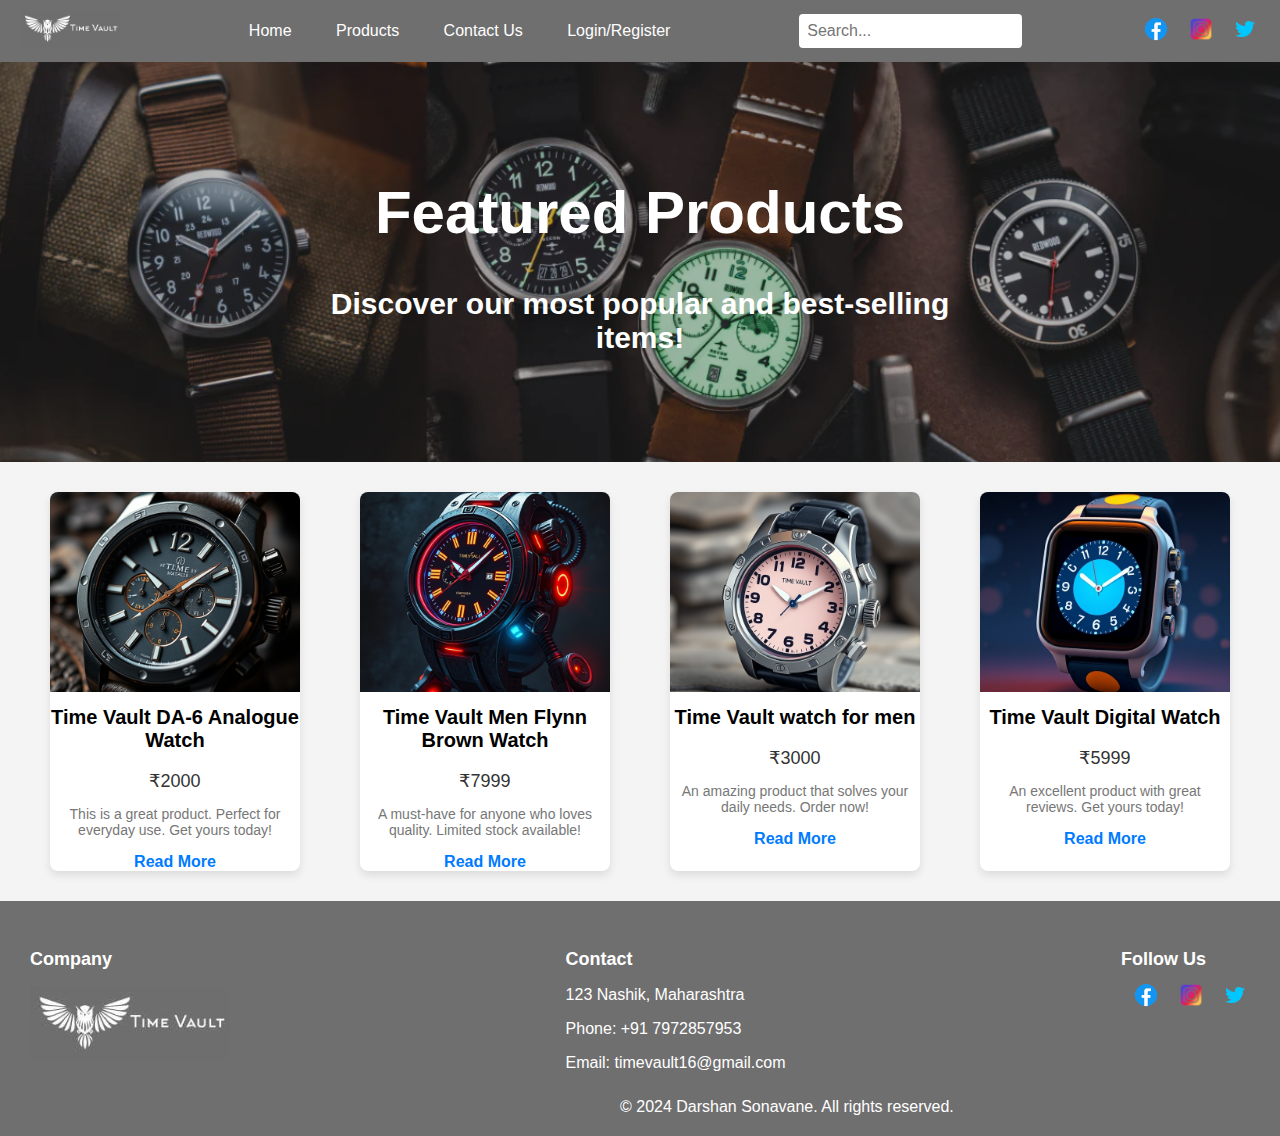
<file: index.html>
<!DOCTYPE html>
<html lang="en">
<head>
    <meta charset="UTF-8">
    <meta name="viewport" content="width=device-width, initial-scale=1.0">
    <title>Home Page</title>
    <link rel="stylesheet" href="Style.css">
    <style>
        /* Products Section */
        .products {
            display: flex;
            justify-content: space-around;
            flex-wrap: wrap;
            margin: 20px;
        }

        .product-card {
            background-color: white;
            box-shadow: 0 4px 8px rgba(0, 0, 0, 0.1);
            margin: 10px;
            width: 250px;
            text-align: center;
            border-radius: 8px;
            overflow: hidden;
            transition: transform 0.3s;
        }

        .product-card:hover {
            transform: translateY(-10px);
        }

        .product-card img {
            width: 100%;
            height: 200px;
            object-fit: cover;
        }

        .product-card h3 {
            font-size: 20px;
            margin: 10px 0;
        }

        .product-card .price {
            font-size: 18px;
            color: #333;
            margin-bottom: 10px;
        }

        .product-card .description {
            font-size: 14px;
            color: #777;
            padding: 0 10px;
            margin-bottom: 15px;
        }

        .product-card .read-more {
            text-decoration: none;
            color: #007bff;
            font-weight: bold;
        }

        .product-card .read-more:hover {
            text-decoration: underline;
        }
    </style>
</head>
<body>

    <!-- Navbar Section -->
    <div class="navbar">
        <div class="logo">
          <img src="logo.jpg" style="width: 100px;" >
        </div>
        <div class="navbar-links">
            <a href="#">Home</a>

            <!-- Products  Dropdown -->
            <div class="dropdown">
                <a href="#">Products</a>
                <div class="dropdown-content">
                    <a href="Products.html">Men</a>
                    <a href="Women.html">Women</a>
                    <a href="#">Baby & Kids</a>
                </div>
            </div>
            <a href="#contact">Contact Us</a>
            
            <a href="/login-register">Login/Register</a>
        </div>
        <!-- Search Bar -->
        <div class="search-bar">
            <input type="text" placeholder="Search...">
        </div>
        <!-- Social Media Icons -->
        <div class="social-icons">
            <img src="facebook.png" >
            <img src="instagram.png" >
            <img src="twitter.png" >
        </div>
    </div>

    <!-- Banner Section -->
    <div class="banner">
        <img src="Index_Image\Untitled.webp" alt="Featured Products">
        <div class="banner-text">
            <h1>Featured Products</h1>
            <p>Discover our most popular and best-selling items!</p>
        </div>
    </div>

    <!-- Products Section -->
    <section class="products">
        <!-- Product Card 1 -->
        <div class="product-card">
            <img src="Index_Image\1st.jfif" alt="Product 1">
            <h3>Time Vault DA-6 Analogue Watch</h3>
            <p class="price"> &#8377;2000</p>
            <p class="description">This is a great product. Perfect for everyday use. Get yours today!</p>
            <a href="/product-page-1" class="read-more">Read More</a>
        </div>

        <!-- Product Card 2 -->
        <div class="product-card">
            <img src="Index_Image\2nd.jfif" alt="Product 2">
            <h3>Time Vault Men Flynn Brown Watch</h3>
            <p class="price">&#8377;7999</p>
            <p class="description">A must-have for anyone who loves quality. Limited stock available!</p>
            <a href="/product-page-2" class="read-more">Read More</a>
        </div>

        <!-- Product Card 3 -->
        <div class="product-card">
            <img src="Index_Image\3rd.jfif" alt="Product 3">
            <h3>Time Vault watch for men</h3>
            <p class="price">&#8377;3000</p>
            <p class="description">An amazing product that solves your daily needs. Order now!</p>
            <a href="/product-page-3" class="read-more">Read More</a>
        </div>

        <!-- Product Card 4 -->
        <div class="product-card">
            <img src="Index_Image\4th.jfif" alt="Product 4">
            <h3> Time Vault Digital Watch</h3>
            <p class="price">&#8377;5999</p>
            <p class="description">An excellent product with great reviews. Get yours today!</p>
            <a href="/product-page-4" class="read-more">Read More</a>
        </div>
    </section>
    

     <!-- Footer Section -->
     <footer class="footer">
        <div class="footer-item">
            <h3>Company</h3>
            <p> <img src="logo.jpg" style="width: 200px;" ></p>
        </div>
        <div class="footer-item" id="contact">
            <h3>Contact</h3>
            <p>123 Nashik, Maharashtra</p>
            <p>Phone: +91 7972857953</p>
            <p>Email: timevault16@gmail.com</p>
        </div>
        
        <div class="footer-item">
            <h3>Follow Us</h3>
            <div class="social-icons">
                <img src="facebook.png" >
                <img src="instagram.png" >
                <img src="twitter.png" >
            </div>
        </div>
        <div style=" margin-left:600px;">&copy; 2024 Darshan Sonavane. All rights reserved.</div>
    </footer>


</body>
</html>
</file>
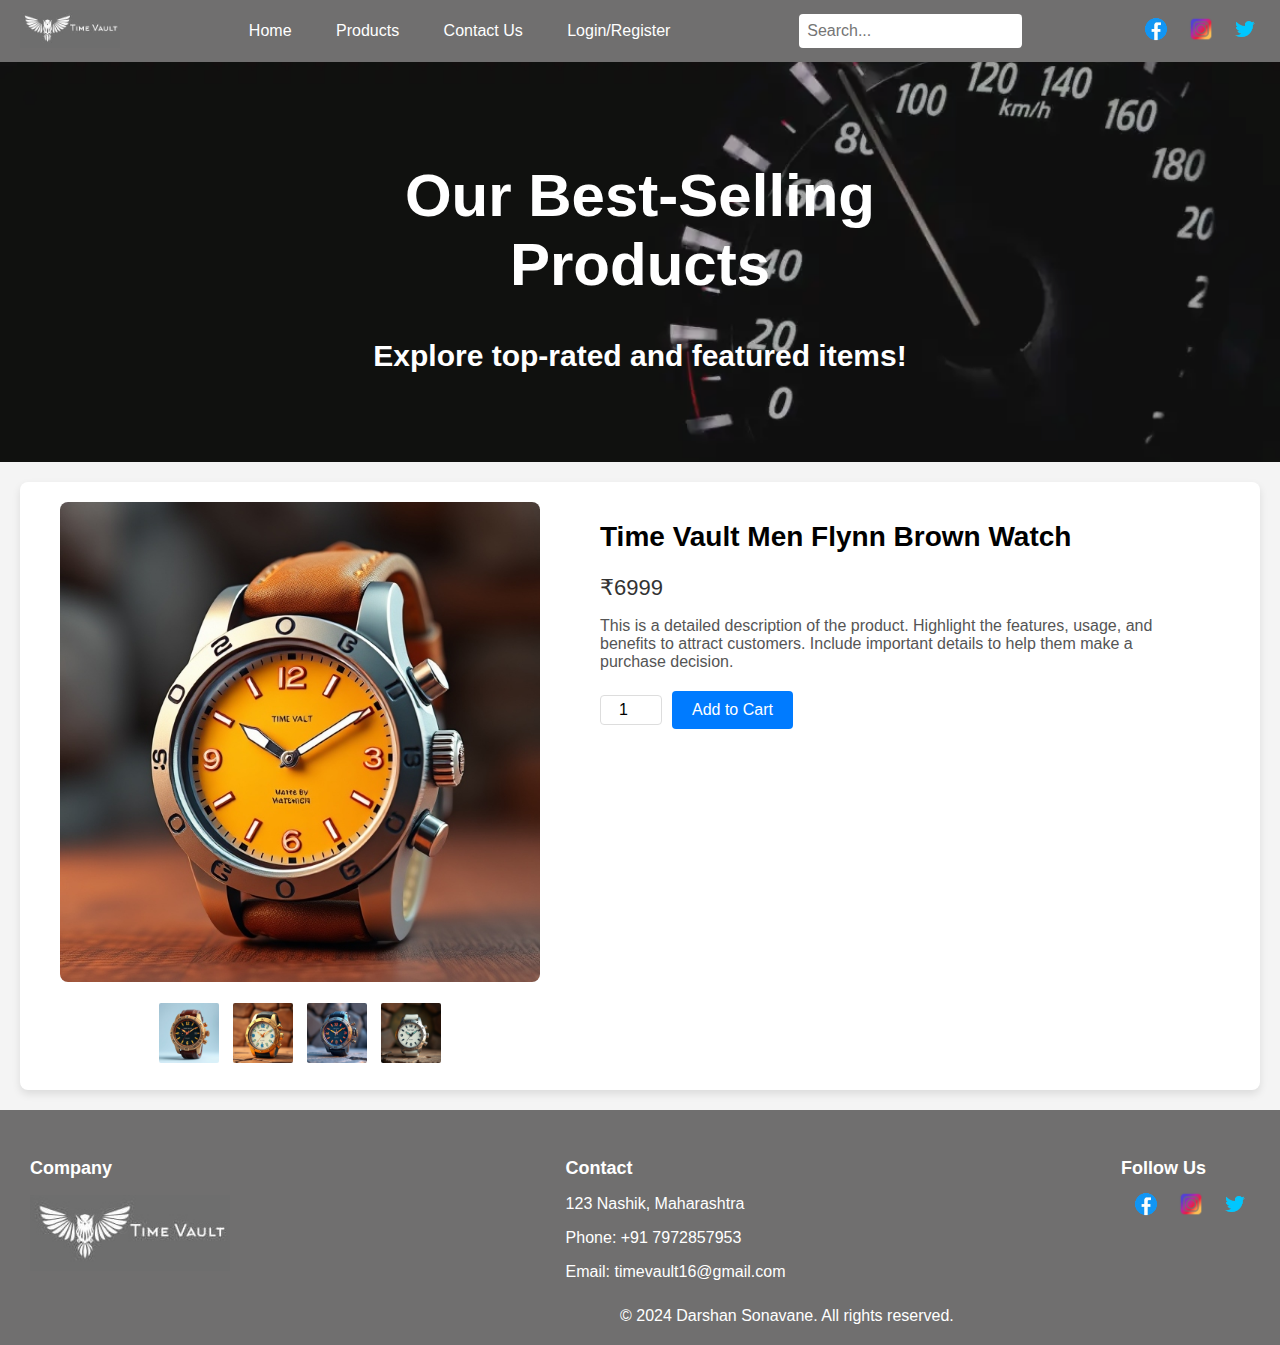
<file: Products.html>
<!DOCTYPE html>
<html lang="en">
<head>
    <meta charset="UTF-8">
    <meta name="viewport" content="width=device-width, initial-scale=1.0">
    <title>Products Page</title>
    <link rel="stylesheet" href="Style.css">
</head>
<body>


    <!-- Navbar Section -->
    <div class="navbar">
        <div class="logo">
          <img src="logo.jpg" style="width: 100px;" >
        </div>
        <div class="navbar-links">
            <a href="index.html">Home</a>
            <!-- Products Category Dropdown -->
            <div class="dropdown">
                <a href="#">Products</a>
                <div class="dropdown-content">
                    <a href="#">Men</a>
                    <a href="Women.html">Women</a>
                    <a href="BabyKids.html">Baby & Kids</a>
                </div>
            </div>
            <a href="#contact">Contact Us</a>
            <a href="#">Login/Register</a>
        </div>
        <!-- Search Bar -->
        <div class="search-bar">
            <input type="text" placeholder="Search...">
        </div>
        <!-- Social Media Icons -->
        <div class="social-icons">
            <img src="facebook.png" >
            <img src="instagram.png" >
            <img src="twitter.png" >
        </div>
    </div>

    <!-- Banner Section -->
    <div class="banner">
        <img src="Product_Image\5th.png" alt="Featured Products">
        <div class="banner-text">
            <h1>Our Best-Selling Products</h1>
            <p>Explore top-rated and featured items!</p>
        </div>
    </div>

    <!-- Product Details Section -->
    <section class="product-details">
        <!-- Product Images -->
        <div class="product-images">
            <img id="main-image" src="Product_Image\Main Product 1.jfif" alt="Main Product">
            <div class="image-list">
                <img src="Product_Image\Thumbnail1.jfif" alt="Thumbnail 1" onclick="updateImage(this)">
                <img src="Product_Image\Thumbnail2.jfif" alt="Thumbnail 2" onclick="updateImage(this)">
                <img src="Product_Image\Thumbnail3.jfif" alt="Thumbnail 3" onclick="updateImage(this)">
                <img src="Product_Image\Thumbnail4.jfif" alt="Thumbnail 4" onclick="updateImage(this)">
            </div>
        </div>

        <!-- Product Information -->
        <div class="product-info">
            <h1>Time Vault Men Flynn Brown Watch </h1>
            <p class="price">&#8377;6999</p>
            <p class="description">
                This is a detailed description of the product. Highlight the features, usage, and benefits to
                attract customers. Include important details to help them make a purchase decision.
            </p>
            <div class="add-to-cart">
                <input type="number" min="1" max="10" value="1" id="quantity">
                <button onclick="addToCart()">Add to Cart</button>
            </div>
        </div>
    </section>
    

    <!-- JavaScript to handle image updates and cart functionality -->
    <script>
        function updateImage(thumbnail) {
            const mainImage = document.getElementById('main-image');
            mainImage.src = thumbnail.src;
        }

        function addToCart() {
            const quantity = document.getElementById('quantity').value;
            alert(`Added ${quantity} items to your cart!`);
        }
    </script>

    <!-- Footer Section -->
    <footer class="footer">
        <div class="footer-item">
            <h3>Company</h3>
            <p> <img src="logo.jpg" style="width: 200px;" ></p>
        </div>
        <div class="footer-item" id="contact">
            <h3>Contact</h3>
            <p>123 Nashik, Maharashtra</p>
            <p>Phone: +91 7972857953</p>
            <p>Email: timevault16@gmail.com</p>
        </div>
        <div class="footer-item">
            <h3>Follow Us</h3>
            <div class="social-icons">
                <img src="facebook.png" >
                <img src="instagram.png" >
                <img src="twitter.png" >
            </div>
        </div>
        <div style=" margin-left:600px;">&copy; 2024 Darshan Sonavane. All rights reserved.</div>
    </footer>

</body>
</html>
</file>
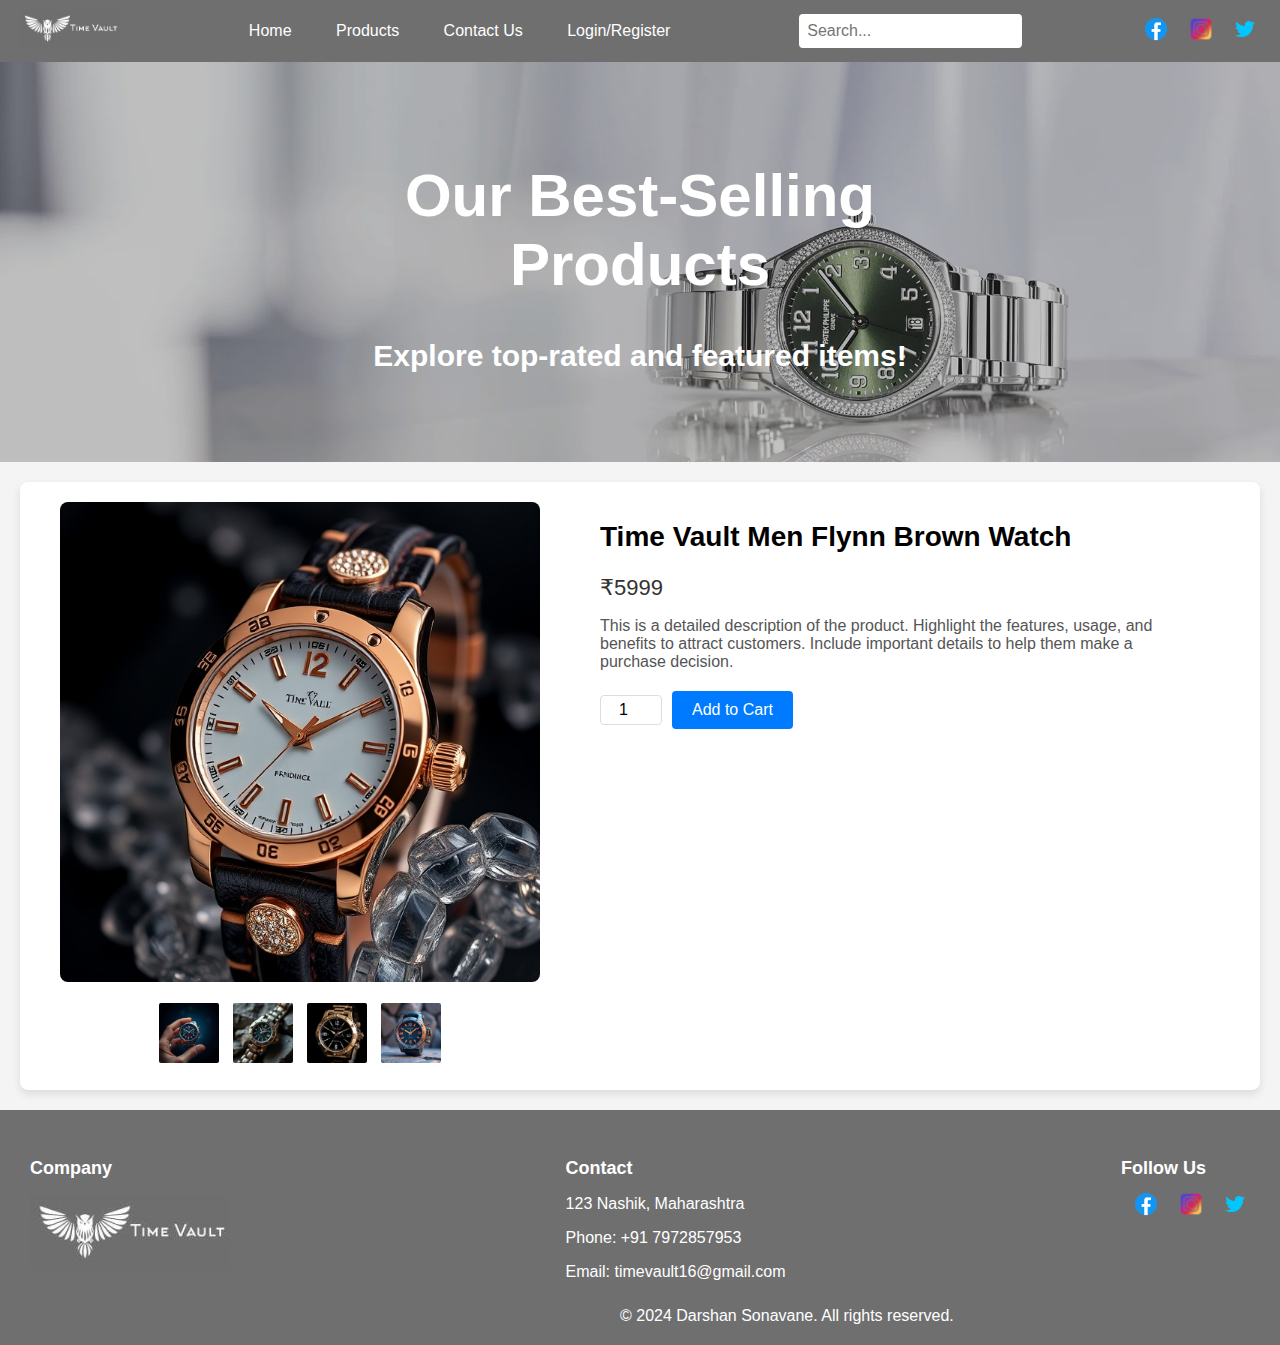
<file: Women.html>
<!DOCTYPE html>
<html lang="en">
<head>
    <meta charset="UTF-8">
    <meta name="viewport" content="width=device-width, initial-scale=1.0">
    <title>Products Page</title>
    <link rel="stylesheet" href="Style.css">
</head>
<body>


    <!-- Navbar Section -->
    <div class="navbar">
        <div class="logo">
          <img src="logo.jpg" style="width: 100px;" >
        </div>
        <div class="navbar-links">
            <a href="index.html">Home</a>
            <!-- Products Category Dropdown -->
            <div class="dropdown">
                <a href="#">Products</a>
                <div class="dropdown-content">
                    <a href="Products.html">Men</a>
                    <a href="#">Women</a>
                    <a href="#">Baby & Kids</a>
                </div>
            </div>
            <a href="#contact">Contact Us</a>

            <a href="#">Login/Register</a>
        </div>
        <!-- Search Bar -->
        <div class="search-bar">
            <input type="text" placeholder="Search...">
        </div>
        <!-- Social Media Icons -->
        <div class="social-icons">
            <img src="facebook.png" >
            <img src="instagram.png" >
            <img src="twitter.png" >
        </div>
    </div>

    <!-- Banner Section -->
    <div class="banner">
        <img src="Product_Image\6th.webp" alt="Featured Products">
        <div class="banner-text">
            <h1>Our Best-Selling Products</h1>
            <p>Explore top-rated and featured items!</p>
        </div>
    </div>

    <!-- Product Details Section -->
    <section class="product-details">
        <!-- Product Images -->
        <div class="product-images">
            <img id="main-image" src="Product_Image\Thumbnail31.jfif" alt="Main Product">
            <div class="image-list">
                <img src="Product_Image\Main Product 3.jfif" alt="Thumbnail " onclick="updateImage(this)">
                <img src="Product_Image\Thumbnail32.jfif" alt="Thumbnail 2" onclick="updateImage(this)">
                <img src="Product_Image\Thumbnail33.jfif" alt="Thumbnail 3" onclick="updateImage(this)">
                <img src="Product_Image\Thumbnail3.jfif" alt="Thumbnail 4" onclick="updateImage(this)">
            </div>
        </div>

        <!-- Product Information -->
        <div class="product-info">
            <h1>Time Vault Men Flynn Brown Watch </h1>
            <p class="price">&#8377;5999</p>
            <p class="description">
                This is a detailed description of the product. Highlight the features, usage, and benefits to
                attract customers. Include important details to help them make a purchase decision.
            </p>
            <div class="add-to-cart">
                <input type="number" min="1" max="10" value="1" id="quantity">
                <button onclick="addToCart()">Add to Cart</button>
            </div>
        </div>
    </section>
    

    <!-- JavaScript to handle image updates and cart functionality -->
    <script>
        function updateImage(thumbnail) {
            const mainImage = document.getElementById('main-image');
            mainImage.src = thumbnail.src;
        }

        function addToCart() {
            const quantity = document.getElementById('quantity').value;
            alert(`Added ${quantity} items to your cart!`);
        }
    </script>

    <!-- Footer Section -->
    <footer class="footer">
        <div class="footer-item">
            <h3>Company</h3>
            <p> <img src="logo.jpg" style="width: 200px;" ></p>
        </div>
        <div class="footer-item" id="contact">
            <h3>Contact</h3>
            <p>123 Nashik, Maharashtra</p>
            <p>Phone: +91 7972857953</p>
            <p>Email: timevault16@gmail.com</p>
        </div>
        <div class="footer-item">
            <h3>Follow Us</h3>
            <div class="social-icons">
                <img src="facebook.png" >
                <img src="instagram.png" >
                <img src="twitter.png" >
            </div>
        </div>
        <div style=" margin-left:600px;">&copy; 2024 Darshan Sonavane. All rights reserved.</div>
    </footer>

</body>
</html>
</file>
<file: Style.css>
/* Basic Styles */
 body {
    font-family: Arial, sans-serif;
    margin: 0;
    padding: 0;
    background-color: #f4f4f4;
}
/* Navbar Styles */
.navbar {
    background-color: #706F6F;
    display: flex;
    justify-content: space-between;
    align-items: center;
    padding: 10px 20px;
    position: sticky;
    top: 0;
    z-index: 1000;
}

.navbar a {
    color: white;
    text-decoration: none;
    padding: 14px 20px;
    font-size: 16px;
}

.navbar a:hover {
    background-color: #ddd;
    color: black;
}


.dropdown {
    position: relative;
    display: inline-block;
}

.dropdown-content {
    display: none;
    position: absolute;
    background-color: #333;
    min-width: 160px;
    z-index: 1;
}

.dropdown-content a {
    color: white;
    padding: 12px 16px;
    text-decoration: none;
    display: block;
}

.dropdown:hover .dropdown-content {
    display: block;
}

.search-bar input {
    padding: 8px;
    font-size: 16px;
    border: none;
    border-radius: 4px;
}

.social-icons img {
    width: 30px;
    margin-left: 10px;
}
/* Banner/Slider Styles */
.banner {
    position: relative;
    width: 100%;
    height: 400px;
    background-color: #333;
    color: white;
    text-align: center;
}

.banner img {
    width: 100%;
    height: 100%;
    object-fit: cover;
    opacity: 0.7;
}

.banner-text {
    position: absolute;
    top: 50%;
    left: 50%;
    transform: translate(-50%, -50%);
    font-size: 30px;
    font-weight: bold;
    z-index: 1;
}

 /* Product Details Section */
 .product-details {
    display: flex;
    justify-content: space-around;
    flex-wrap: wrap;
    margin: 20px;
    padding: 20px;
    background-color: white;
    box-shadow: 0 4px 8px rgba(0, 0, 0, 0.1);
    border-radius: 8px;
}

.product-images {
    flex: 1;
    max-width: 40%;
}

.product-images img {
    width: 100%;
    height: auto;
    border-radius: 8px;
}

.image-list {
    display: flex;
    justify-content: center;
    margin-top: 10px;
}

.image-list img {
    width: 60px;
    height: 60px;
    margin: 5px;
    border: 2px solid transparent;
    border-radius: 4px;
    cursor: pointer;
    transition: border 0.3s;
}

.image-list img:hover {
    border: 2px solid #007bff;
}

.product-info {
    flex: 1;
    max-width: 50%;
    padding: 0 20px;
}

.product-info h1 {
    font-size: 28px;
    margin-bottom: 10px;
}

.product-info .price {
    font-size: 22px;
    color: #333;
    margin-bottom: 15px;
}

.product-info .description {
    font-size: 16px;
    color: #555;
    margin-bottom: 20px;
}

.add-to-cart {
    display: flex;
    align-items: center;
    gap: 10px;
}

.add-to-cart input {
    width: 50px;
    padding: 5px;
    text-align: center;
    font-size: 16px;
    border: 1px solid #ddd;
    border-radius: 4px;
}

.add-to-cart button {
    padding: 10px 20px;
    background-color: #007bff;
    color: white;
    font-size: 16px;
    border: none;
    border-radius: 4px;
    cursor: pointer;
    transition: background-color 0.3s;
}

.add-to-cart button:hover {
    background-color: #0056b3;
}


/* Footer Section */
.footer {
    background-color: #706F6F;
    color: white;
    padding: 20px;
    display: flex;
    justify-content: space-between;
    flex-wrap: wrap;
}

.footer .footer-item {
    margin: 10px;
    max-width: 300px;
}

.footer .footer-item h3 {
    font-size: 18px;
    margin-bottom: 10px;
}

.footer a {
    color: #007bff;
    text-decoration: none;
}

.footer a:hover {
    text-decoration: underline;
}

.footer .social-icons a {
    font-size: 20px;
    margin-right: 10px;
}
</file>
